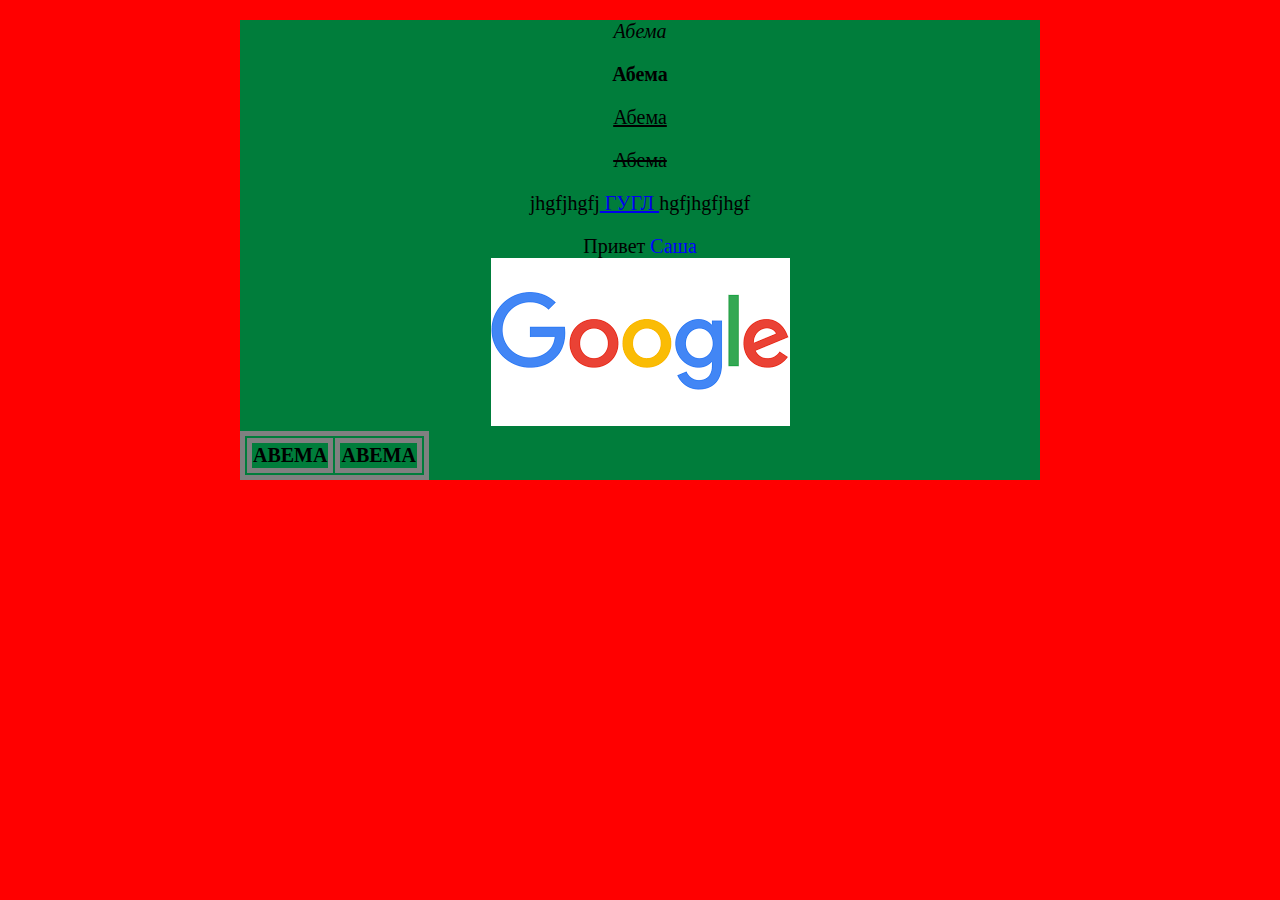
<file: PR1/index.html>
<!DOCTYPE html>
<html lang="ru">
<head>
	<meta charset="UTF-8">
	<link rel="stylesheet" href="css/style.css">
	<title></title>
</head>
<body>
	<div class="block">
	<p class="t1"><i>Абема</i></p>
	<p class="t2">Абема</p>
	<p class="t3">Абема</p>
	<p class="t4"><s>Абема</s></p>
	<p class ="daf1">jhgfjhgfj<a href="https://www.google.com/url?sa=t&rct=j&q=&esrc=s&source=web&cd=&cad=rja&uact=8&ved=2ahUKEwiamaKggfv7AhUpx4sKHacvASMQFnoECAkQAQ&url=https%3A%2F%2Fwww.google.ru%2F&usg=AOvVaw1zMMqxGPBIe92GROtoB9rL"> ГУГЛ </a> hgfjhgfjhgf</p>
<div>Привет <span class="abc">Саша</span></div>
<img src="img/index.jpg">
<table>
	<tr><th>ABEMA</th><th>ABEMA</th></tr>
	</table>
</div>
</body>
</html>
</file>
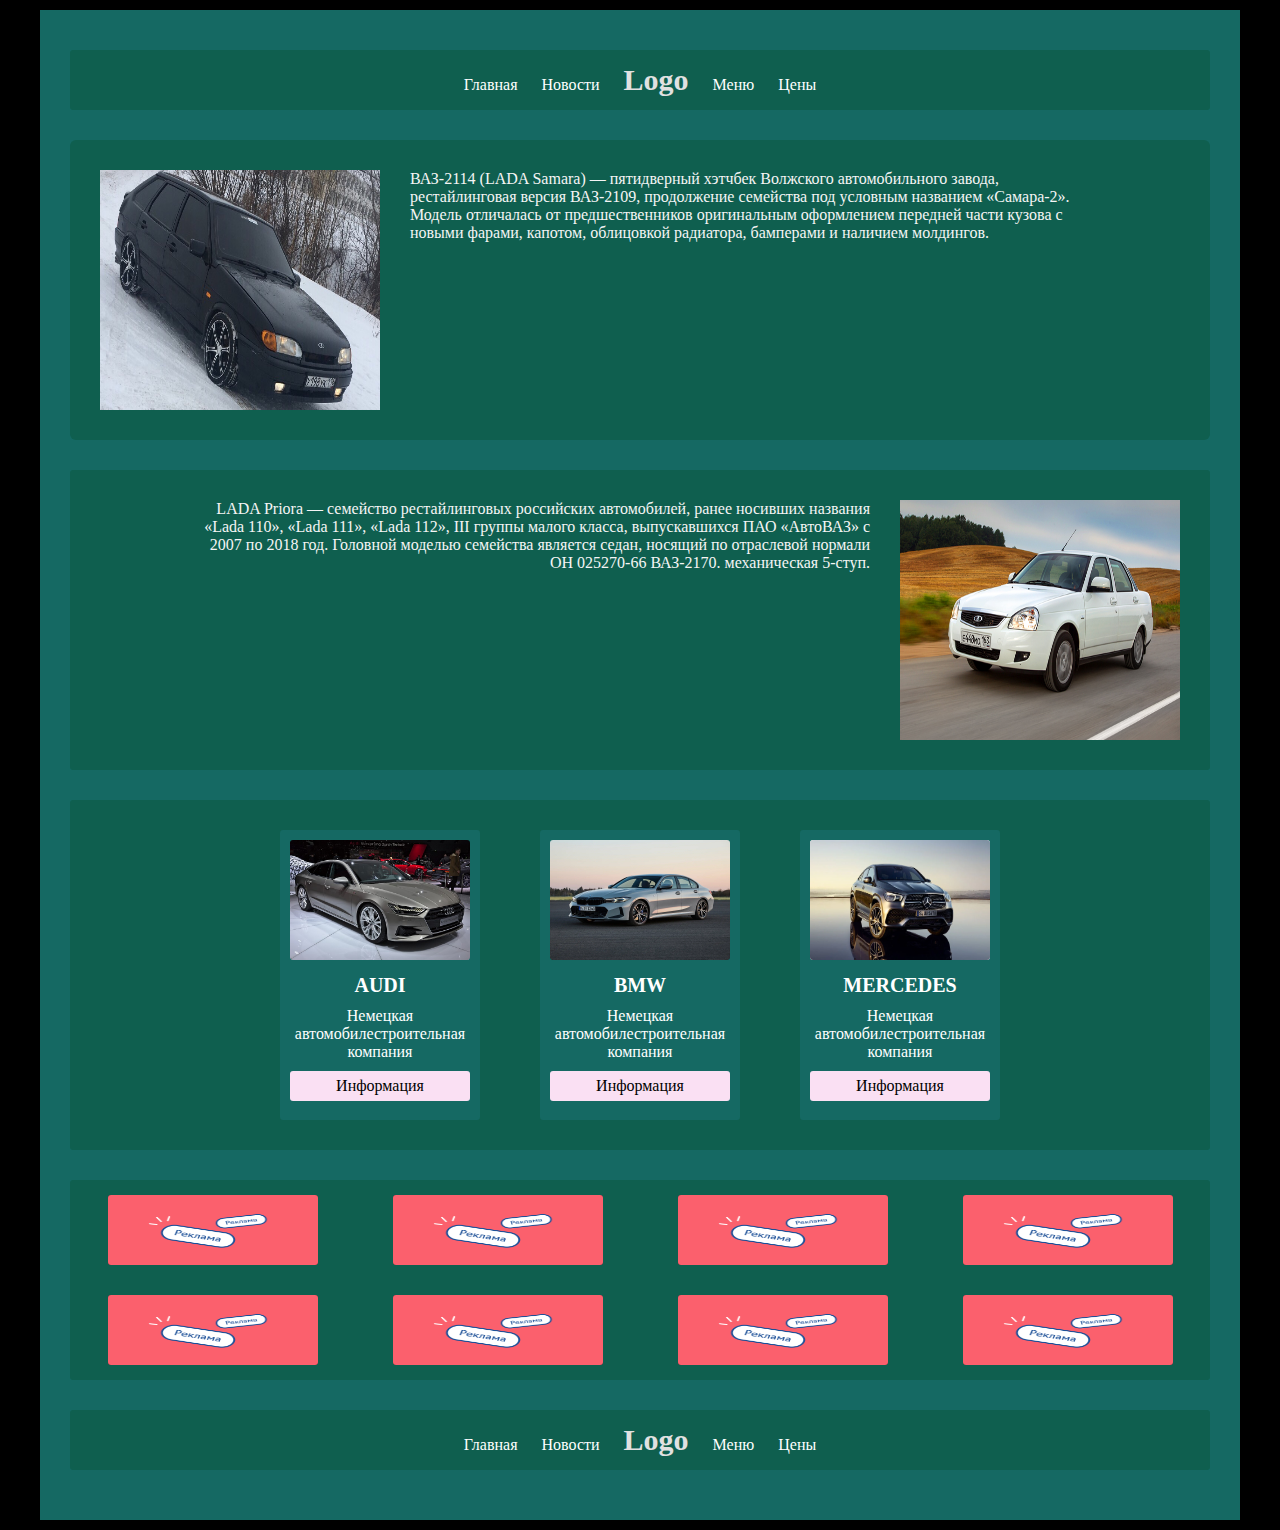
<file: PR3/index.html>
<!DOCTYPE html>
<html lang="ru">
<head>
	<meta charset="UTF-8">
	<meta http-equiv="X-UA-Compatible" content="IE=edge">
	<meta name="viewport" content="width=device-width, initial-scale=1.0">
	<title>AVTO</title>
	<meta name="description" content="Описание" />
	<link rel="stylesheet" href="css/style.css">
</head>

<body>
    <div class="con">
        <header class="header">
            <nav class="menu">
				<ul>
					<li>Главная</li>
					<li>Новости</li>
                    <span class="logo">Logo</span>
					<li>Меню</li>
					<li>Цены</li>
				</ul>
			</nav>
        </header>
		<main>
			<section class="vaz14">
				<div class="avtovaz"><img class="hehe" src="img/v14.jpg"></div>
				<div class="avto">
					<p>
						ВАЗ-2114 (LADA Samara) — пятидверный хэтчбек Волжского автомобильного завода, рестайлинговая версия ВАЗ-2109, продолжение семейства под условным названием «Самара-2». Модель отличалась от предшественников оригинальным оформлением передней части кузова с новыми фарами, капотом, облицовкой радиатора, бамперами и наличием молдингов.
					</p>
				</div>
			</section>
			<section class="priora">
					<div class="avtovaz"><img class="hehe" src="img/priora.jpg"></div>
					<div class="avto">
					<p>
						LADA Priora — семейство рестайлинговых российских автомобилей, ранее носивших названия «Lada 110», «Lada 111», «Lada 112», III группы малого класса, выпускавшихся ПАО «АвтоВАЗ» c 2007 по 2018 год. Головной моделью семейства является седан, носящий по отраслевой нормали ОН 025270-66 ВАЗ-2170. механическая 5-ступ.
					</p>
				</div>
			</section>
			<section class="inomarki">
				<div class="nemez">
					<img class="img" src="img/audi.jpg">
					<p class="marka">AUDI</p>
					<p class="ufff">Hемецкая автомобилестроительная компания </p>
					<div class="inf"><p>Информация</p></div>
				</div>
				<div class="nemez">
					<img class="img" src="img/bmw.jpg">
					<p class="marka">BMW</p>
					<p class="ufff">Hемецкая автомобилестроительная компания </p>
					<div class="inf"><p>Информация</p></div>
				</div>
				<div class="nemez">
					<img class="img" src="img/merc.jpg">
					<p class="marka">MERCEDES</p>
					<p class="ufff">Hемецкая автомобилестроительная компания </p>
					<div class="inf"><p>Информация</p></div>
				</div>
			</section>
			<section class="da">
				<div class="aga"><img class="rec" src="img/reclama.jpg"></div>
				<div class="aga"><img class="rec" src="img/reclama.jpg"></div>
				<div class="aga"><img class="rec" src="img/reclama.jpg"></div>
				<div class="aga"><img class="rec" src="img/reclama.jpg"></div>
				<div class="aga"><img class="rec" src="img/reclama.jpg"></div>
				<div class="aga"><img class="rec" src="img/reclama.jpg"></div>
				<div class="aga"><img class="rec" src="img/reclama.jpg"></div>
				<div class="aga"><img class="rec" src="img/reclama.jpg"></div>
			</section>
		</main>
		<footer class="footer">
            <nav class="menu">
				<ul>
					<li>Главная</li>
					<li>Новости</li>
                    <span class="logo">Logo</span>
					<li>Меню</li>
					<li>Цены</li>
				</ul>
			</nav>     
		</footer>
    </div>
</body>
</html>
</file>
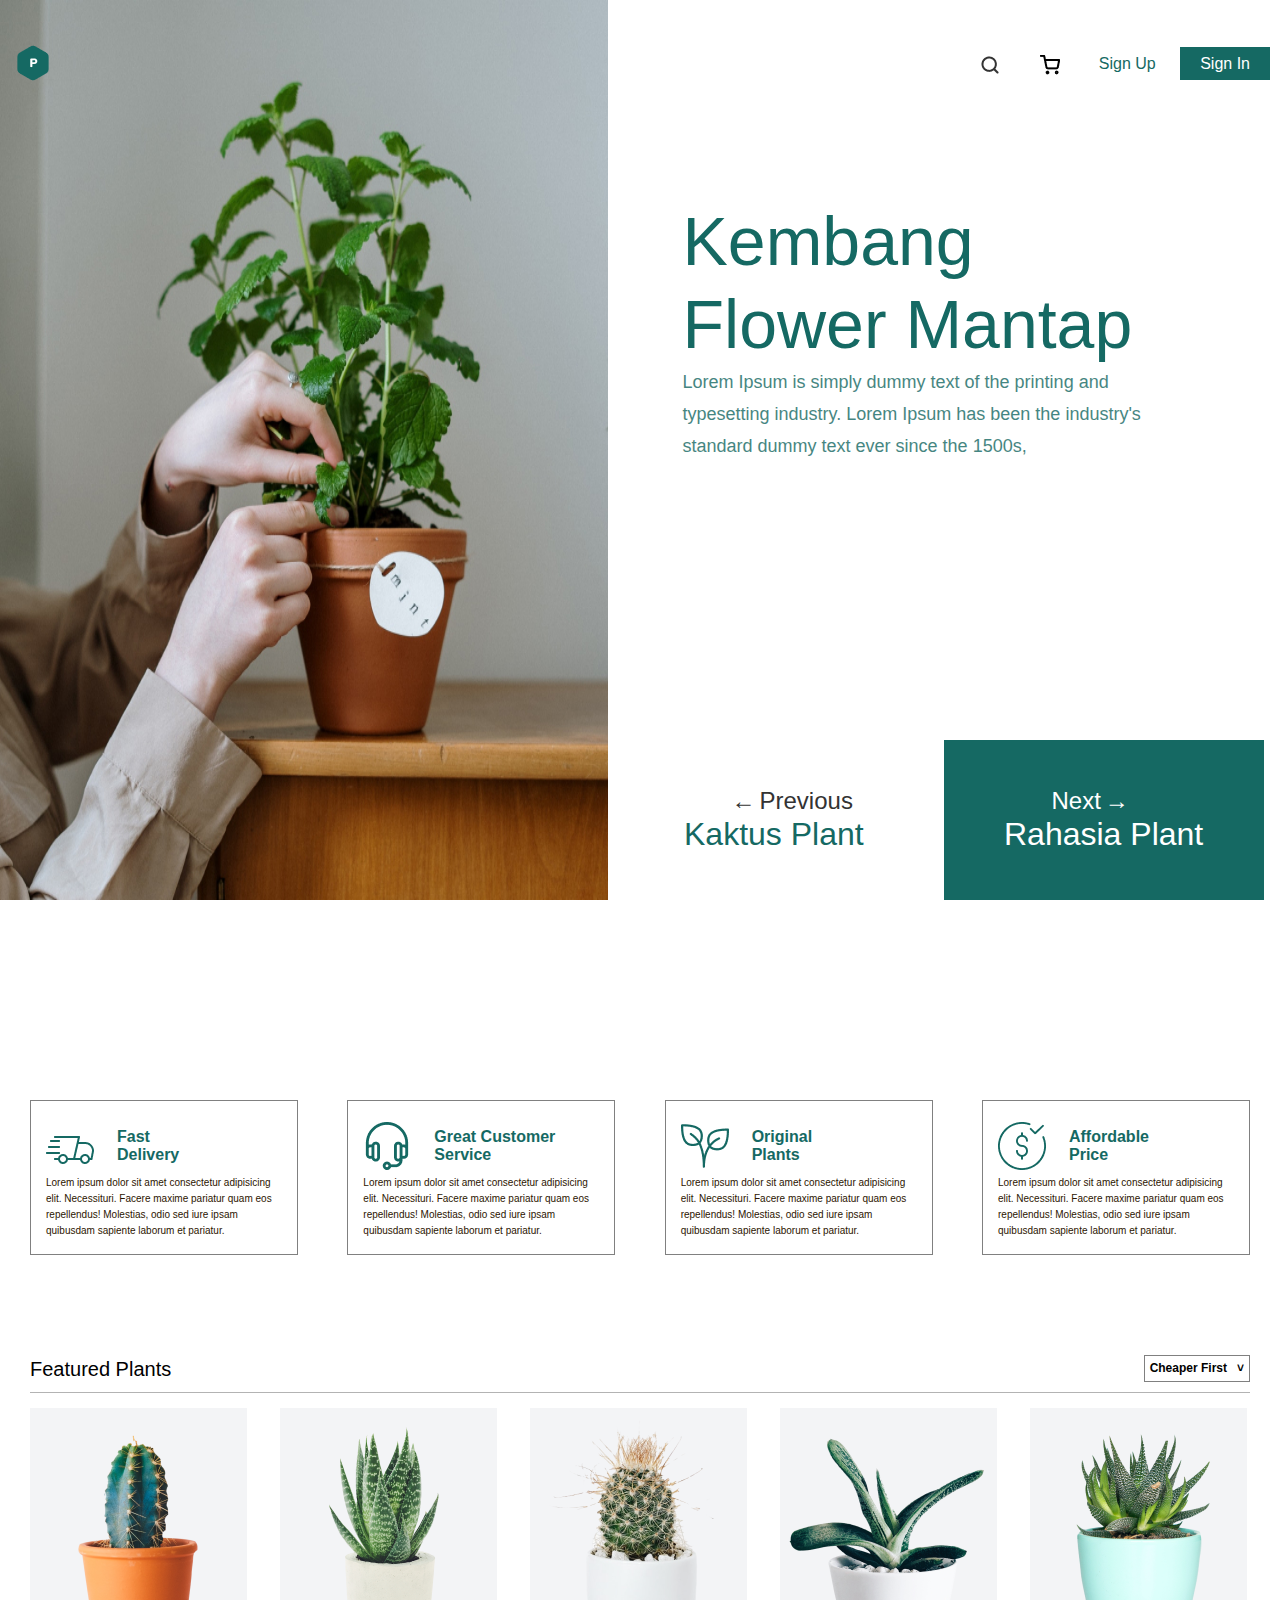
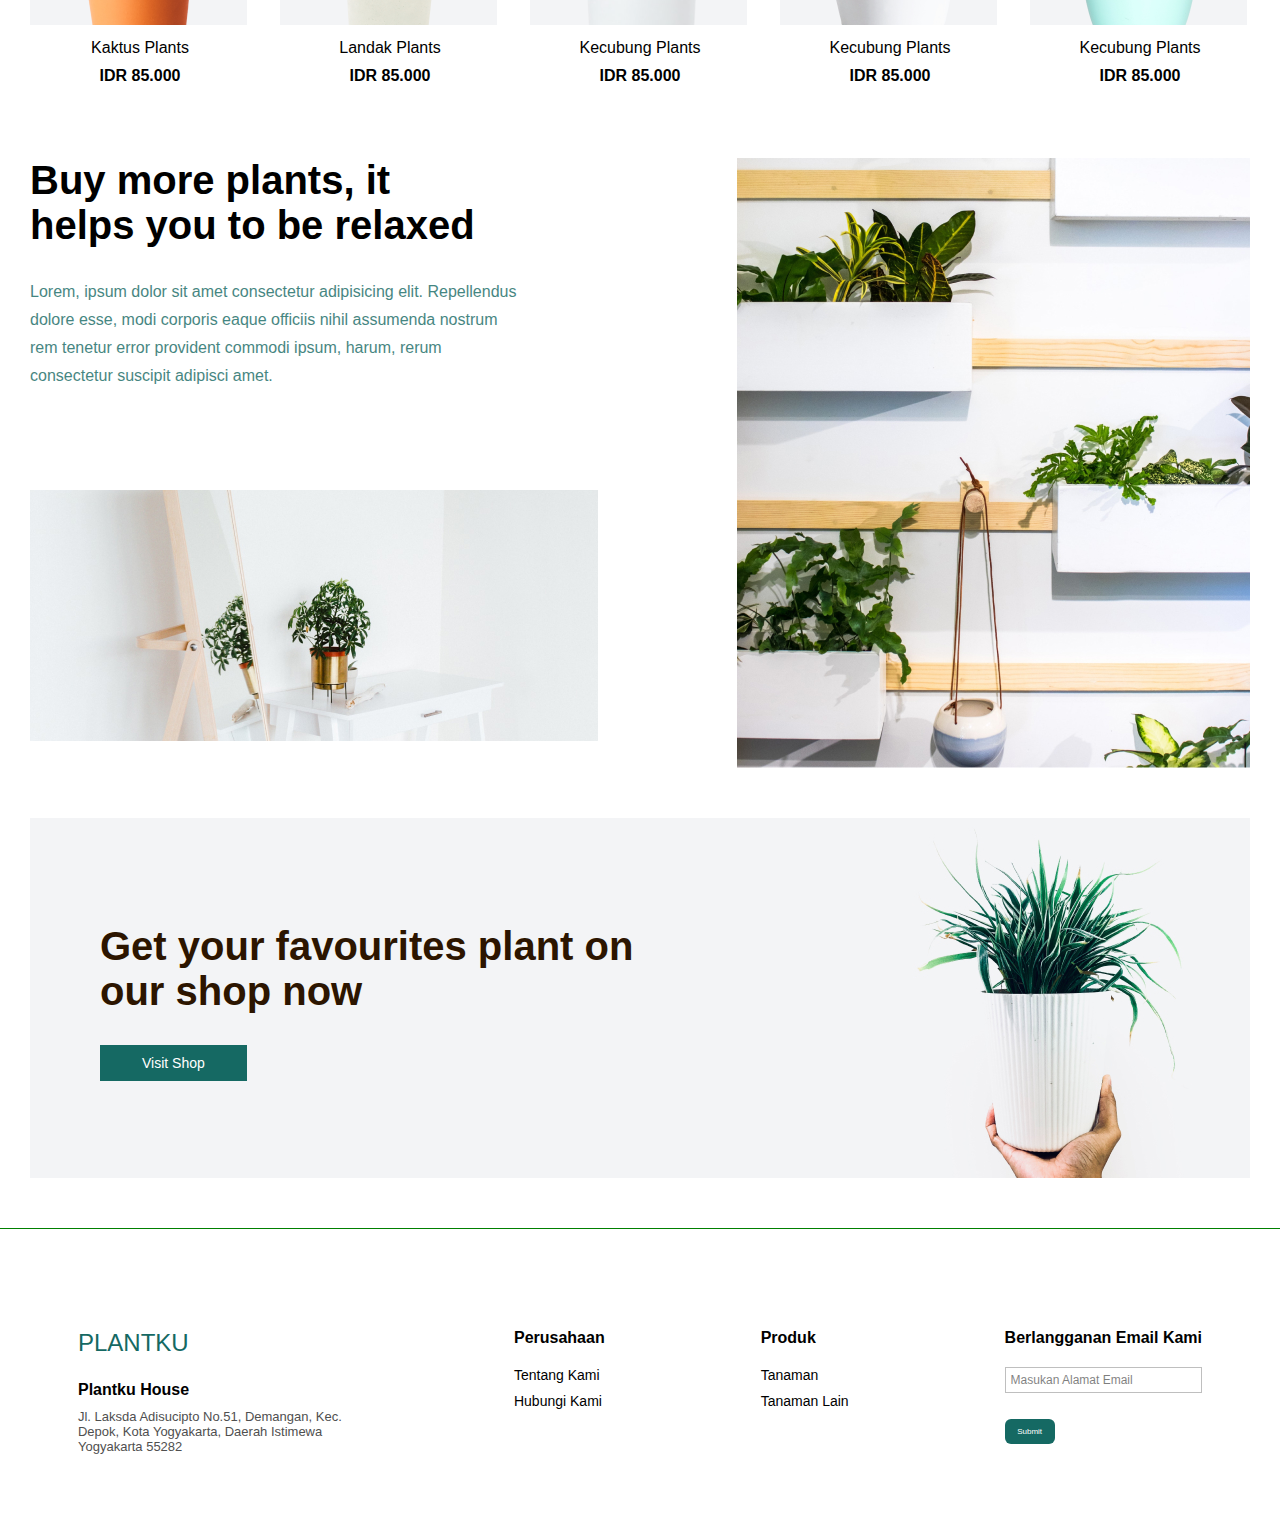
<file: PR4/index.html>
<!DOCTYPE html>
<html lang="ru">
<head>
	<meta charset="UTF-8">
	<meta http-equiv="X-UA-Compatible" content="IE=edge">
	<meta name="viewport" content="width=device-width, initial-scale=1.0">
	<title>pr4</title>
	<meta name="description" content="Описание" />
	<link rel="stylesheet" href="css/style.css">
</head>

<body>
    <div class="con">
     <header>
        <div class="navris">
                <a href="#"><img class="logo" src="img/Group 5.png"></a>
                <a href="#"><img class="lupa" src="img/Frame 2.png"></a>
            <div class="upin">
                <a href="#" class="up">Sign Up</a>
                <a href="#" class="in">Sign In</a>
            </div>
         </div>
            <img class="oneon" src="img/pexels-cottonbro-4503751 1.jpg">
            <div class="right">
             <div class="hopa">
                <h1>Kembang<br> Flower Mantap</h1>
                <p class="of">Lorem Ipsum is simply dummy text of the printing and typesetting industry. Lorem Ipsum has been the industry's standard dummy text ever since the 1500s, </p>
             </div>
                <div class="pren">
                  <a href="#" class="prev">
                    <span>Previous</span>
                    <h3>Kaktus Plant</h3>
                    </a>
                 <a href="#" class="next">
                   <span>Next</span>
                    <h3>Rahasia Plant</h3>
                 </a>
                </div>
            </div>
        </header>
         <main>
            <section class="help">
                <div class="mult">
                 <div class="sod">
                     <div class="pictzug">
                        <img src="img/car.png">
                         <h4>Fast<br> Delivery</h4>
                    </div>
                    <h5>Lorem ipsum dolor sit amet consectetur adipisicing elit. Necessituri. Facere maxime pariatur quam eos repellendus! Molestias, odio sed iure ipsam quibusdam sapiente laborum et pariatur.</h5>
                </div>   
            </div>
            <div class="mult">
                <div class="sod">
                     <div class="pictzug">
                        <img src="img/headphones 1.png">
                         <h4>Great Customer<br> Service</h4>
                      </div>
                     <h5>Lorem ipsum dolor sit amet consectetur adipisicing elit. Necessituri. Facere maxime pariatur quam eos repellendus! Molestias, odio sed iure ipsam quibusdam sapiente laborum et pariatur.</h5>
                 </div>   
              </div>
         <div class="mult">
                    <div class="sod">
                        <div class="pictzug">
                            <img src="img/plant.png">
                            <h4>Original<br> Plants</h4>
                        </div>
                      <h5>Lorem ipsum dolor sit amet consectetur adipisicing elit. Necessituri. Facere maxime pariatur quam eos repellendus! Molestias, odio sed iure ipsam quibusdam sapiente laborum et pariatur.</h5>
                </div>   
            </div>
            <div class="mult">
                 <div class="sod">
                   <div class="pictzug">
                         <img src="img/dollar.png">
                         <h4>Affordable<br> Price</h4>
                     </div>
                     <h5>Lorem ipsum dolor sit amet consectetur adipisicing elit. Necessituri. Facere maxime pariatur quam eos repellendus! Molestias, odio sed iure ipsam quibusdam sapiente laborum et pariatur.</h5>
                 </div>   
            </div>
        </section>
        <section class="tured">
             <p class="feat">Featured Plants</p>
             <p class="cheap">Cheaper First</p>
        </section>
        <div class="line"></div>
         <section class="tovari">
             <div class="tov">
                 <img class="flower" src="img/kaktus.png">
                 <p>Kaktus Plants</p>
                 <p class="IDR">IDR 85.000</p>
             </div>
            <div class="tov">
                <img class="flower" src="img/landak.png">
                <p>Landak Plants</p>
                <p class="IDR">IDR 85.000</p>
            </div>
            <div class="tov">
                <img class="flower" src="img/kecubung.png">
                <p>Kecubung Plants</p>
                <p class="IDR">IDR 85.000</p>
                </div>
             <div class="tov">
                 <img class="flower" src="img/xz.png">
                 <p>Kecubung Plants</p>
                 <p class="IDR">IDR 85.000</p>
             </div>
            <div class="tov">
                <img class="flower" src="img/xz2.png">
                <p>Kecubung Plants</p>
                <p class="IDR">IDR 85.000</p>
             </div>
        </section>
            <section class="four">
                <div class="relax">
                    <h6>Buy more plants, it<br> helps you to be relaxed </h6>
                    <p>Lorem, ipsum dolor sit amet consectetur adipisicing elit. Repellendus dolore esse, modi corporis eaque officiis nihil assumenda nostrum rem tenetur error provident commodi ipsum, harum, rerum consectetur suscipit adipisci amet.</p>
                    <img src="img/fon1.jpg">
                </div>
                <img class="fon2" src="img/fon2.jpg">
            </section>
            <section class="five">
                <div class="favour">
                    <p>Get your favourites plant on<br> our shop now</p>
                    <a class="visit" href="#">Visit Shop</a>
                </div>
                <img src="img/fon3.jpg">
            </section>
        </main>
        <footer>
            <ul class="one">
                <li>PLANTKU</li>
                <li>Plantku House</li>
                <li>Jl. Laksda Adisucipto No.51, Demangan, Kec. Depok, Kota Yogyakarta, Daerah Istimewa Yogyakarta 55282</li>
            </ul>
            <ul class="two">
                <li>Perusahaan</li>
                <li>Tentang Kami</li>
                <li>Hubungi Kami</li>
            </ul>
            <ul class="two">
                <li>Produk</li>
                <li>Tanaman</li>
                <li>Tanaman Lain</li>
            </ul>
            <ul class="three">
                <li>Berlangganan Email Kami</li>
                <li>Masukan Alamat Email</li>
                <li>Submit</li>
            </ul>
        </footer> 
    </div>
</body>
</html>
</file>
<file: PR1/css/style.css>
body {
	background-color: red; 
}
.block { 
    width: 800px;
    background-color: rgb(0, 125, 59);
    margin: 0 auto;

   text-align: center;
   font-size: 20px;
}
.abc 
{
	color: blue;
}
.t2{
	font-weight: bold;
}
.t3{
	text-decoration: underline;
}
table{
	border: 5px solid grey;
}
th{
	border: 5px solid grey;
}
tr{
	border: 5px solid grey;
}
</file>
<file: PR3/css/style.css>
* {
    margin: 0;
    padding: 0;
    box-sizing: border-box;
}

body {
    background: black;
}



.con {
    background: rgb(21, 105, 99);
    margin: auto;
    width: 100%;
    max-width: 1200px;
    padding-bottom: 20px;
    padding-top: 10px;
    margin-bottom: 10px;
    margin-top: 10px;
}



.header {
    margin-top: 10px;
    border-radius: 3px;
    background: rgb(15, 95, 79);
    height: 60px;
    margin: 30px;
    display: flex;
    align-items: center;
    justify-content: center;
}

.footer {
    border-radius: 3px;
    background: rgb(15, 95, 79);
    height: 60px;
    margin: 30px;
    display: flex;
    align-items: center;
    justify-content: center;
}


.logo {
    color: rgb(225 225 225);
    font-size: 30px;
    margin: 10px;
    font-weight: 600;
}

.menu ul {
    list-style: none; 
}

.menu li {
    margin: 10px;
    color: white;
    display: inline;
}

.vaz14 {

    margin: 30px;
    height: 300px;
    background: rgb(15, 95, 79);
    border-radius: 6px;
    display: flex;
}

.priora {
    height: 300px;
    background: rgb(15, 95, 79);
    margin: 30px;
    border-radius: 3px;
    display: flex;
    text-align: right;
    flex-direction: row-reverse;
}

.inomarki {
    height: 350px;
    background: rgb(15, 95, 79);
    margin: 30px;
    border-radius: 3px;
    display: flex;
    justify-content: center;
    text-align: center;
}

.da {
    height: 200px;
    background: rgb(15, 95, 79);
    margin: 30px;
    border-radius: 3px;
    display: flex;
    flex-wrap: wrap;
    justify-content: space-around;
    align-items: center;
}

.avtovaz {
    margin: 30px;
    background: whitesmoke;
    height: 240px;
    width: 280px;
    border-radius: 3px;
}
.hehe{
    height: 240px;
    width: 280px;
}

.avto {
    height: 320px;
    width: 680px;
    margin-top: 30px;
    color: whitesmoke;
}

.nemez {
    background: rgb(21, 105, 99);
    height: 290px;
    width: 200px;
    margin: 30px;
    border-radius: 3px;
}

.marka {
    color: white;
    font-weight: bold;
    font-size: 20px;

}
.ufff {
    color: white;
    margin: 10px;
}

.img {
    background: white;
    height: 120px;
    width: 180px;
    margin: 10px;
    border-radius: 3px;
}

.inf {
    background: rgb(250, 224, 243);
    margin: 10px;
    height: 30px;
    display: flex;
    align-items: center;
    justify-content: center;
    border-radius: 3px;
}

.aga {
    background: rgb(35 35 35);
    height: 70px;
    width: 210px;
    margin: 10px;
    border-radius: 3px;
}
.rec{
     height: 70px;
    width: 210px;
    border-radius: 3px;
}
</file>
<file: PR4/css/style.css>
* {
    font-family: Arial, Helvetica, sans-serif;
    margin: 0;
    padding: 0;
    box-sizing: border-box;
}

body {
    background: white;
}

.con {
    margin: auto;
    width: 100%;
    max-width: 1280px;
    display: flex;
    flex-direction: column;
    padding-bottom: 30px;
}

header {
    display: flex;
    position: relative;
}

.oneon {
    min-width: 608px;
    height: 900px;
}

h1 {
    width: 523px;
    height: 166px;
    color: rgb(21, 105, 99);
    font-style: normal;
    font-weight: 500;
    font-size: 68px;
    line-height: 83px;
}

.of {
    width: 493px;
    height: 96px;
    color: rgb(21, 105, 99);
    opacity: 0.8;
    font-style: normal;
    font-weight: 400;
    font-size: 18px;
    line-height: 32px;
}

.hopa {
    padding-top: 200px;
}

.prev {
    display: flex;
    justify-content: center;
    flex-direction: column;
    align-items: center;
    width: 320px;
    height: 160px;   
}

.pren {
    display: flex;
}
.next {
    align-items: center;
    display: flex;
    justify-content: center;
    flex-direction: column;
    background: rgb(21, 105, 99);
    width: 320px;
    height: 160px;

}

.prev span {
    color:rgb(51, 51, 51);
    width: 105px;
    height: 29px;
    font-style: normal;
    font-weight: 500;
    font-size: 24px;
    line-height: 29px;

}

.next span {
    color: white;
    width: 105px;
    height: 29px;
    font-style: normal;
    font-weight: 500;
    font-size: 24px;
    line-height: 29px;
}

.prev h3 {
    color: rgb(21, 105, 99);
    width: 200px;
    height: 39px;
    font-style: normal;
    font-weight: 500;
    font-size: 32px;
    line-height: 39px;
}

.next h3 {
    color: white;
    width: 200px;
    height: 39px;
    font-style: normal;
    font-weight: 500;
    font-size: 32px;
    line-height: 39px;
}

.next span::after {
    content: "→";
    margin-left: 4px;
}

.prev span::before {
    content: "←";
    margin-right: 4px;
}

.right {
    width: 100%;
    display: flex;
    flex-direction: column;
    align-items: center;
    justify-content: space-between;
}

a {
    text-decoration: none;
}

.navris {
    position: absolute;
    height: 60px;
    width: 100%;
    max-width: 1280px;
    top: 30px;
}

.logo {
    position: absolute;
    margin: auto;
    width: 36px;
    height: 36px;
    left: 15px;
    top: 15px;
}

.lupa {
    margin-right: 20px;
    top: 25px;
    right: 200px;
    position: absolute;
    width: 80px;
    height: 20px;
}

.up {
    color: rgb(21, 105, 99);
    padding: 8px 20px;
    width: 111px;
    height: 36px;
    background: white;
}

.in {
    padding: 8px 20px;
    width: 111px;
    height: 36px;
    color: white;
    background: rgb(21, 105, 99);
}

.upin {
    position: absolute;
    right: 10px;
    top: 25px;
}


.help {
    margin-right: 30px;
    margin-left: 30px;
    margin-top: 200px;
    height: 155px;
    display: flex;
    justify-content: space-between;
}

.mult {
    display: flex;
    justify-content: center;
    align-items: center;
    height: 155px;
    width: 268px;
    border: 1px solid gray;
}

.sod {
    width: 236px;
    height: 112px;

}

.pictzug {
    display: flex;
    justify-content: space-between;
    width: 201px;
    height: 48px;
    align-items: center;
}

h4 {
    width: 130px;
    color: rgb(21, 105, 99);
}

h5 {
    margin-top: 5px;
    width: 236px;
    font-style: normal;
    font-weight: 400;
    font-size: 10px;
    line-height: 16px;
    color: rgb(44, 21, 0);
}

.tured {
    display: flex;
    justify-content: space-between;
    align-items: center;
    margin-top: 100px;
    margin-left: 30px;
    margin-right: 30px;
}

.feat {
    font-style: normal;
    font-weight: 500;
    font-size: 20px;
    line-height: 24px;
    color: rgb(0, 0, 0);
}

.cheap {

    border: 1px solid gray;
    padding: 5px;
    font-style: normal;
    font-weight: 600;
    font-size: 12px;
    line-height: 15px;
    color: rgb(0, 0, 0);
}

.cheap::after {
    content: "˅";
    margin-left: 10px;
}

.line {
    margin-left: 30px;
    margin-right: 30px;
    margin-top: 10px;
    background: gray;
    height: 1px;
    opacity: 0.6;
}

.tovari {
    height: 300px;
    margin-right: 30px;
    margin-left: 30px;
    margin-top: 15px;
    display: flex;
    justify-content: space-between;
}
.tov p {
    font-size: 16px;
    text-align: center;
    margin: 10px;
}

.IDR {
    font-weight: 600;
    text-align: center;
}

.tov {
    width: 220px;
}

.four {
    display: flex;
    margin-left: 30px;
    margin-right: 30px;
    margin-top: 50px;
    justify-content: space-between;
}

.relax {
    width: 580px;
    height: 500px;
}

h6 {
    font-size: 40px;
}

.relax p {
    line-height: 28px;
    margin-top: 30px;
    width: 490px;
    color:rgb(21, 105, 99);
    opacity: 0.8;
}

.relax img {
    margin-top: 100px;
}

.five {
    background: rgba(243, 244, 246, 1);
    display: flex;
    align-items: center;
    justify-content: space-between;
    margin-left: 30px;
    margin-right: 30px;
    margin-top: 50px;
}


.favour p {
    margin-left: 70px;
    margin-bottom: 40px;
    color: #2C1500;
    font-size: 40px;
    font-weight: 700;
}

.visit {
    margin-left: 70px;
    color: white;
    font-size: 14px;
    padding: 10px 42px;
    background: rgb(21, 105, 99);
}

footer {
    display: flex;
    border-top: 1px solid green;
    margin-top: 50px;
    justify-content: space-around;
    height: 280px;
    padding-top: 100px;
}

ul {
    list-style: none;
}

.one li:nth-child(1) {
    color: rgb(21, 105, 99);
    font-size: 24px;
    margin-bottom: 24px;
}

.one li:nth-child(2) {
    font-weight: 600;
    font-size: 16px;
    margin-bottom: 10px;
}

.one li:nth-child(3) {
    font-size: 13px;
    width: 280px;
    font-weight: 400;
    color: rgb(79, 79, 79);
}

.two li:nth-child(1) {
    font-size: 16px;
    font-weight: 600;
    margin-bottom: 20px;
}

.two li:nth-child(2) {
    font-size: 14px;
    margin-bottom: 10px;
}

.two li:nth-child(3) {
    font-size: 14px;
}

.three li:nth-child(1) {
    font-size: 16px;
    font-weight: 600;
    margin-bottom: 20px;
}

.three li:nth-child(2) {
    font-size: 12px;
    font-weight: 400;
    margin-bottom: 26px;
    opacity: 0.5;
    border: 1px solid gray;
    padding: 5px;
}

.three li:nth-child(3) {
    border-radius: 6px;
    text-align: center;
    color: white;
    font-size: 8px;
    background: rgb(21, 105, 99);
    padding: 8px;
    width: 50px;
}
</file>
